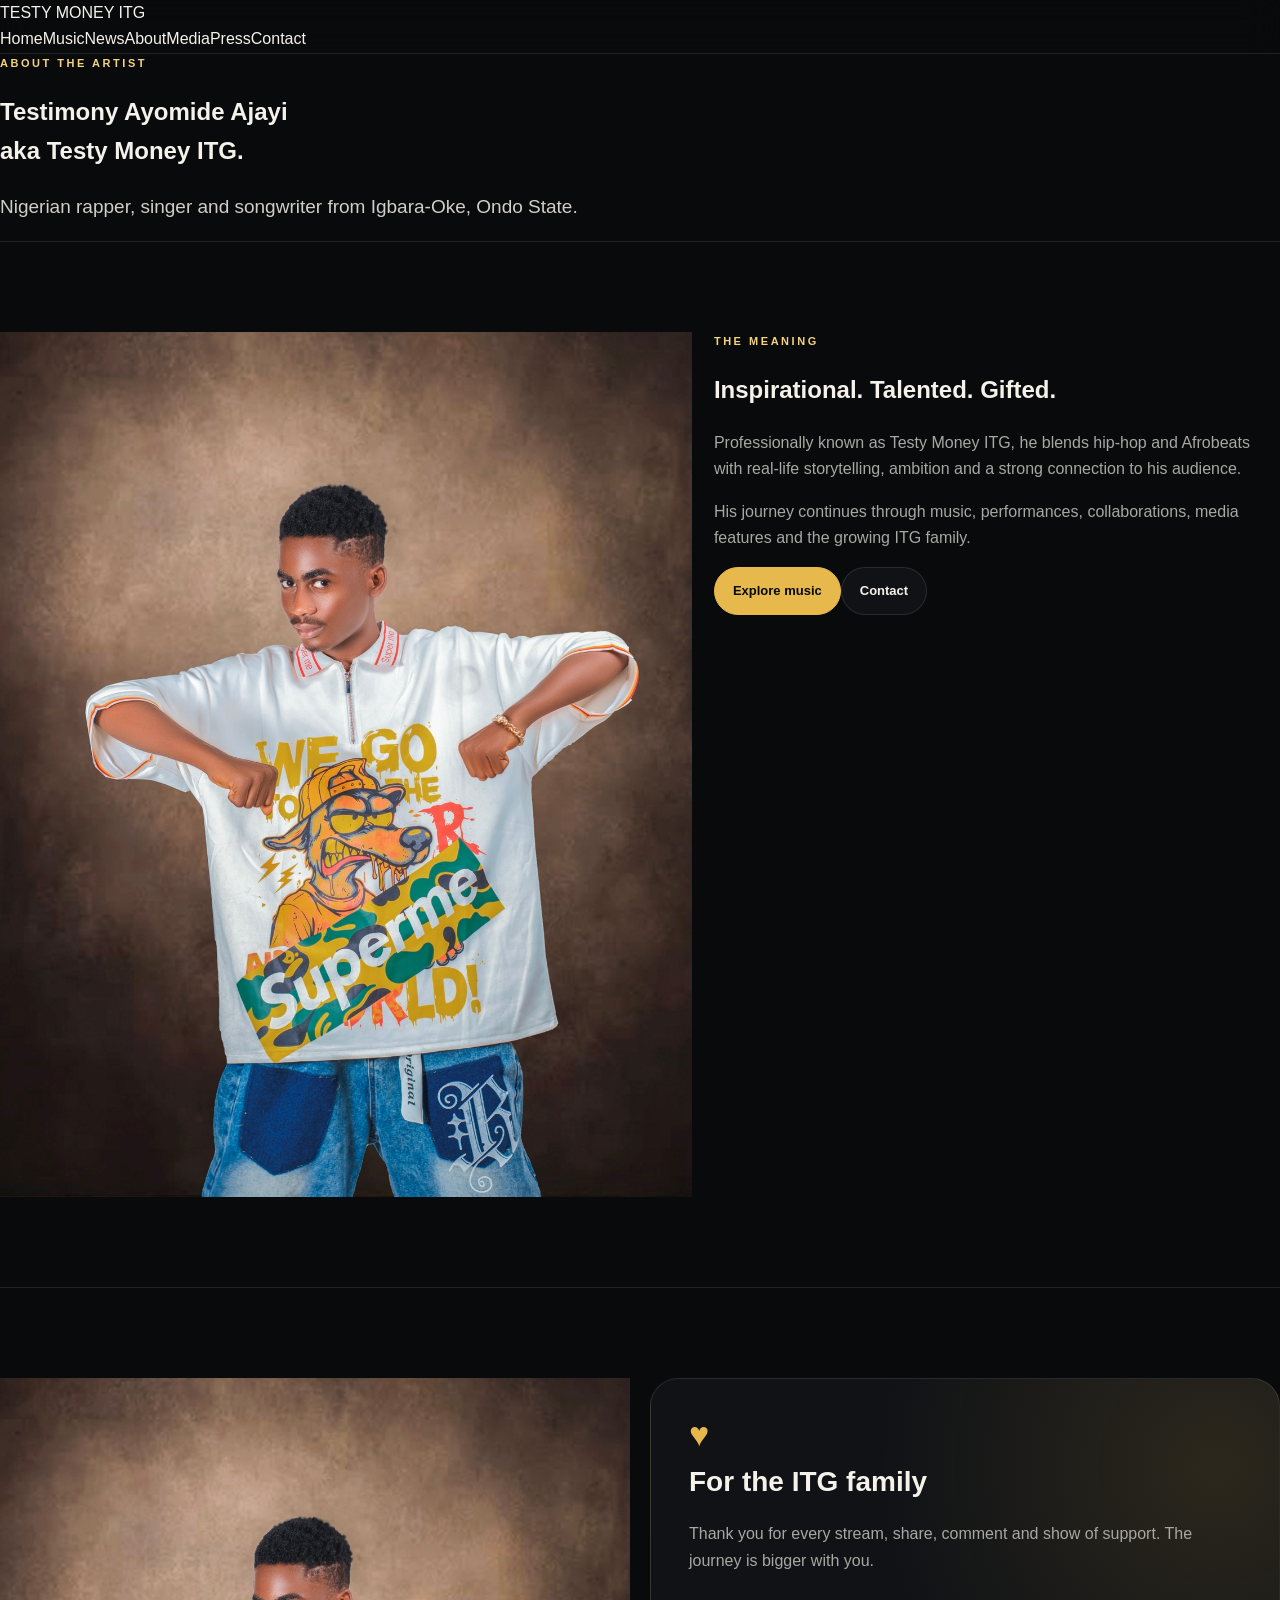
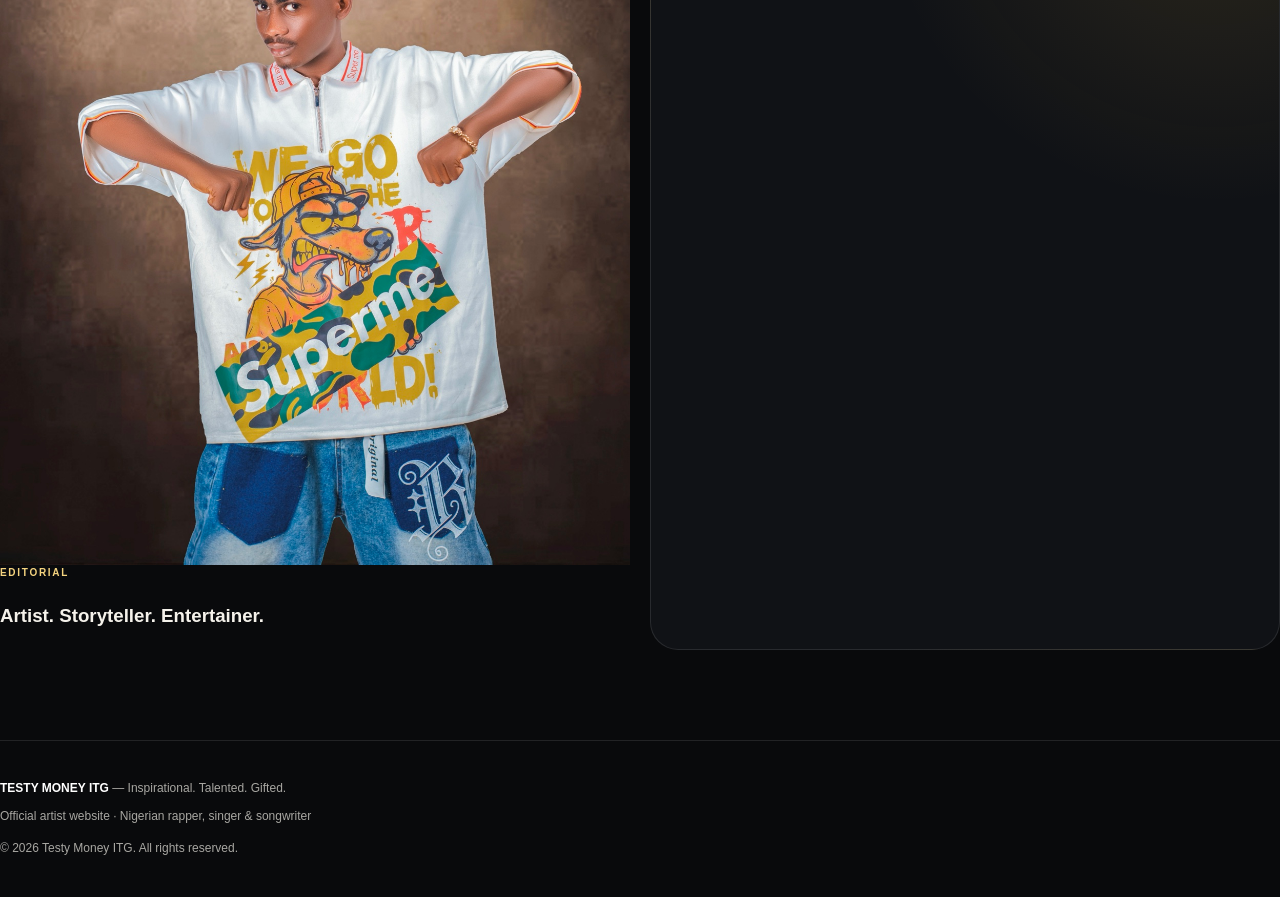
<file: about.html>
<!doctype html><html><head><meta charset="utf-8"><meta name="viewport" content="width=device-width,initial-scale=1"><title>About — Testy Money ITG</title><link rel="stylesheet" href="style.css"></head><body><header class="nav"><div class="container nav-inner">
<a class="logo" href="index.html">TESTY MONEY <span>ITG</span></a>
<button class="menu" aria-label="Open menu">Menu</button>
<nav class="nav-links"><a href="index.html" class="">Home</a><a href="music.html" class="">Music</a><a href="news.html" class="">News</a><a href="about.html" class="active">About</a><a href="media.html" class="">Media</a><a href="press.html" class="">Press</a><a href="contact.html" class="">Contact</a></nav></div></header>
<section class="page-hero"><div class="container"><div class="eyebrow">About the artist</div><h1>Testimony Ayomide Ajayi<br><span style="color:var(--gold)">aka Testy Money ITG.</span></h1><p class="lead">Nigerian rapper, singer and songwriter from Igbara-Oke, Ondo State.</p></div></section>
<section class="section"><div class="container feature"><div class="photo-card"><img src="portrait2.jpg" alt="Testy Money ITG"></div><div><div class="eyebrow">The meaning</div><h2>Inspirational. Talented. Gifted.</h2><p class="muted">Professionally known as Testy Money ITG, he blends hip-hop and Afrobeats with real-life storytelling, ambition and a strong connection to his audience.</p><p class="muted">His journey continues through music, performances, collaborations, media features and the growing ITG family.</p><div class="actions"><a class="btn primary" href="music.html">Explore music</a><a class="btn secondary" href="contact.html">Contact</a></div></div></div></section>
<section class="section"><div class="container grid2"><div class="photo-card"><img src="editorial-portrait.jpg" alt="Testy Money ITG editorial portrait"><div class="caption"><div class="meta">Editorial</div><h3>Artist. Storyteller. Entertainer.</h3></div></div><div class="fan"><div class="heart">♥</div><h3>For the ITG family</h3><p class="muted">Thank you for every stream, share, comment and show of support. The journey is bigger with you.</p></div></div></section><footer class="footer"><div class="container">
<strong style="color:#fff">TESTY MONEY ITG</strong> — Inspirational. Talented. Gifted.
<div style="margin-top:8px">Official artist website · Nigerian rapper, singer & songwriter</div>
<div style="margin-top:12px">© 2026 Testy Money ITG. All rights reserved.</div>
</div></footer><script src="main.js"></script></body></html>
</file>
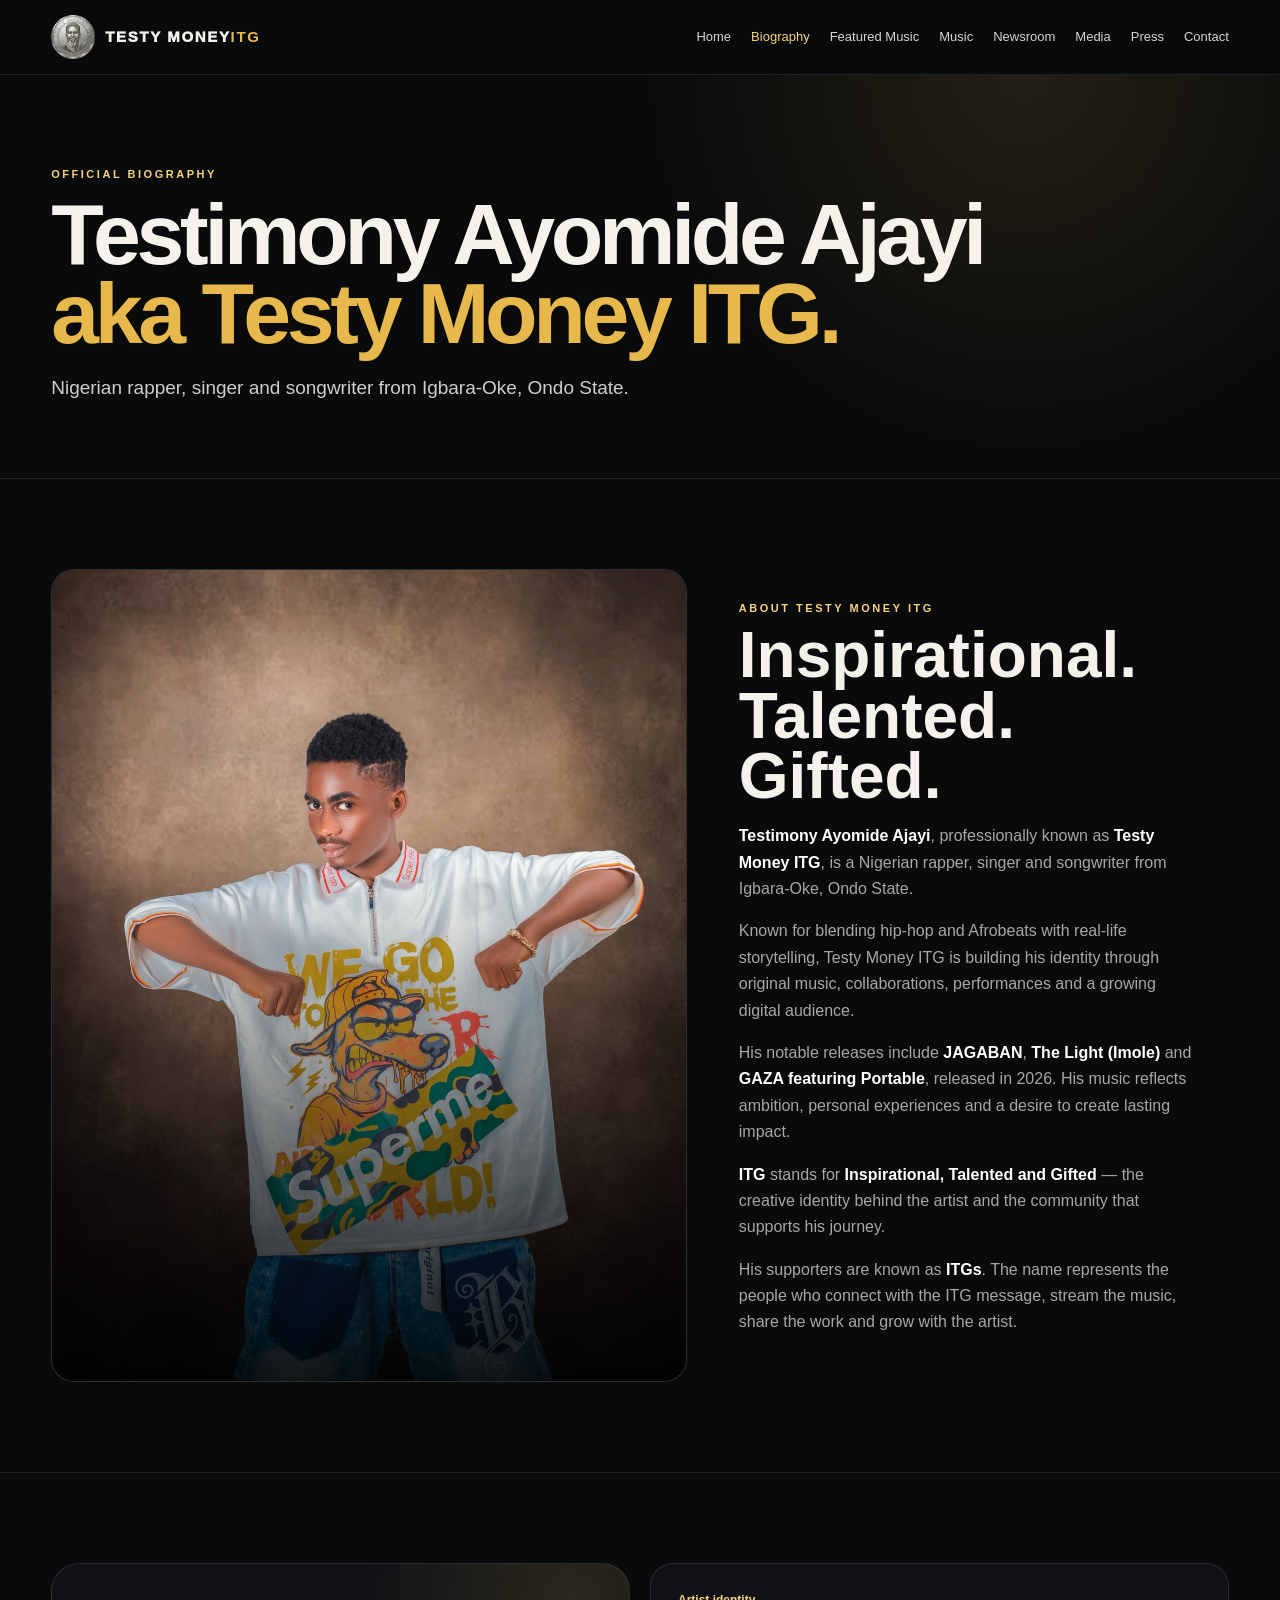
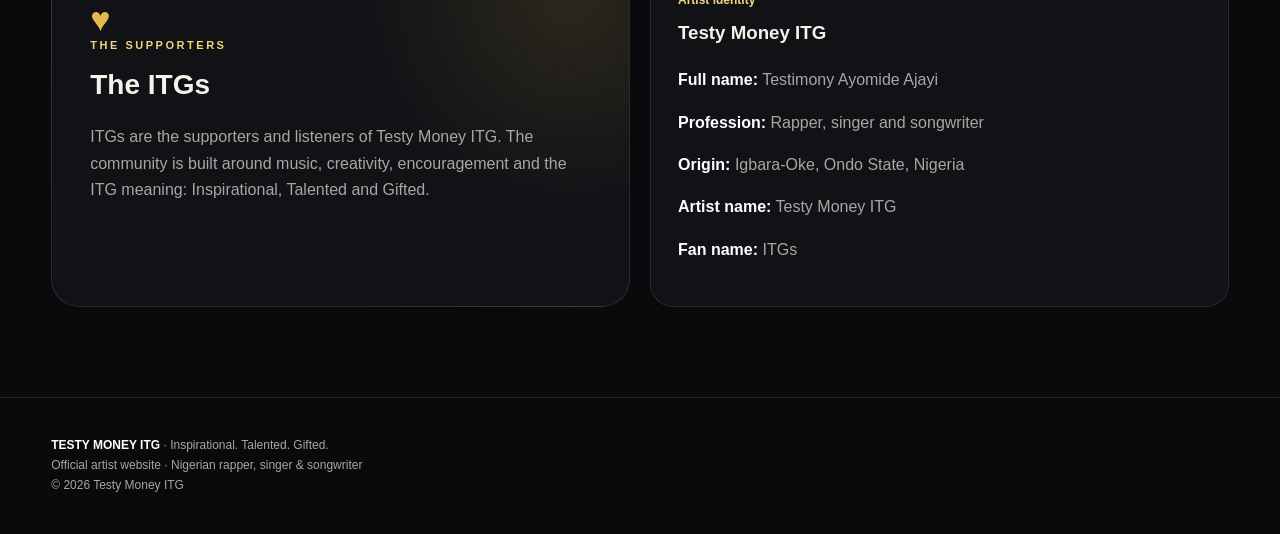
<file: biography.html>
<!doctype html><html lang="en"><head>
<meta charset="utf-8"><meta name="viewport" content="width=device-width,initial-scale=1"><link rel="icon" type="image/png" sizes="96x96" href="favicon.png"><link rel="apple-touch-icon" href="apple-touch-icon.png">
<title>Testy Money ITG | Biography</title>
<meta name="description" content="Biography of Testy Money ITG (Testimony Ayomide Ajayi), a Nigerian rapper, singer and songwriter from Ondo State. Explore his music, story, GAZA, JAGABAN, The Light and media features.">
<meta name="author" content="Testy Money ITG">
<meta name="robots" content="index,follow">
<link rel="canonical" href="https://testymoneyitg.github.io/testymoneyitg/biography.html">
<link rel="stylesheet" href="style.css">
</head><body>
<header class="nav"><div class="wrap navin"><a class="brand brand-logo" href="index.html" aria-label="Testy Money ITG"><img src="testy-money-itg-logo.png" alt="Testy Money ITG logo"><span>TESTY MONEY <b>ITG</b></span></a><button class="menu">Menu</button><nav class="links"><a class="" href="index.html">Home</a><a class="active" href="biography.html">Biography</a><a class="" href="featured-music.html">Featured Music</a><a class="" href="music.html">Music</a><a class="" href="newsroom.html">Newsroom</a><a class="" href="media.html">Media</a><a class="" href="press.html">Press</a><a class="" href="contact.html">Contact</a></nav></div></header>
<section class="pagehero"><div class="wrap">
<div class="eyebrow">Official Biography</div>
<h1>Testimony Ayomide Ajayi<br><span class="gold">aka Testy Money ITG.</span></h1>
<p class="lead">Nigerian rapper, singer and songwriter from Igbara-Oke, Ondo State.</p>
</div></section>

<section class="section"><div class="wrap feature">
<div class="photo"><img src="portrait2.jpg" alt="Testy Money ITG — Nigerian rapper, singer and songwriter"></div>
<div class="featurecopy"><div>
<div class="eyebrow">About Testy Money ITG</div>
<h2>Inspirational. Talented. Gifted.</h2>
<p class="muted"><strong style="color:#fff">Testimony Ayomide Ajayi</strong>, professionally known as <strong style="color:#fff">Testy Money ITG</strong>, is a Nigerian rapper, singer and songwriter from Igbara-Oke, Ondo State.</p>
<p class="muted">Known for blending hip-hop and Afrobeats with real-life storytelling, Testy Money ITG is building his identity through original music, collaborations, performances and a growing digital audience.</p>
<p class="muted">His notable releases include <strong style="color:#fff">JAGABAN</strong>, <strong style="color:#fff">The Light (Imole)</strong> and <strong style="color:#fff">GAZA featuring Portable</strong>, released in 2026. His music reflects ambition, personal experiences and a desire to create lasting impact.</p>
<p class="muted"><strong style="color:#fff">ITG</strong> stands for <strong style="color:#fff">Inspirational, Talented and Gifted</strong> — the creative identity behind the artist and the community that supports his journey.</p>
<p class="muted">His supporters are known as <strong style="color:#fff">ITGs</strong>. The name represents the people who connect with the ITG message, stream the music, share the work and grow with the artist.</p>
</div></div>
</div></section>

<section class="section"><div class="wrap grid2">
<div class="fan"><div class="heart">♥</div><div class="eyebrow">The supporters</div>
<h3>The ITGs</h3>
<p class="muted">ITGs are the supporters and listeners of Testy Money ITG. The community is built around music, creativity, encouragement and the ITG meaning: Inspirational, Talented and Gifted.</p>
</div>
<div class="article"><div class="source">Artist identity</div>
<h3>Testy Money ITG</h3>
<p class="muted"><strong style="color:#fff">Full name:</strong> Testimony Ayomide Ajayi</p>
<p class="muted"><strong style="color:#fff">Profession:</strong> Rapper, singer and songwriter</p>
<p class="muted"><strong style="color:#fff">Origin:</strong> Igbara-Oke, Ondo State, Nigeria</p>
<p class="muted"><strong style="color:#fff">Artist name:</strong> Testy Money ITG</p>
<p class="muted"><strong style="color:#fff">Fan name:</strong> ITGs</p>
</div>
</div></section>
<footer class="footer"><div class="wrap"><strong style="color:white">TESTY MONEY ITG</strong> · Inspirational. Talented. Gifted.<br><span>Official artist website · Nigerian rapper, singer & songwriter</span><br><span>© 2026 Testy Money ITG</span></div></footer><script src="main.js"></script></body></html>
</file>
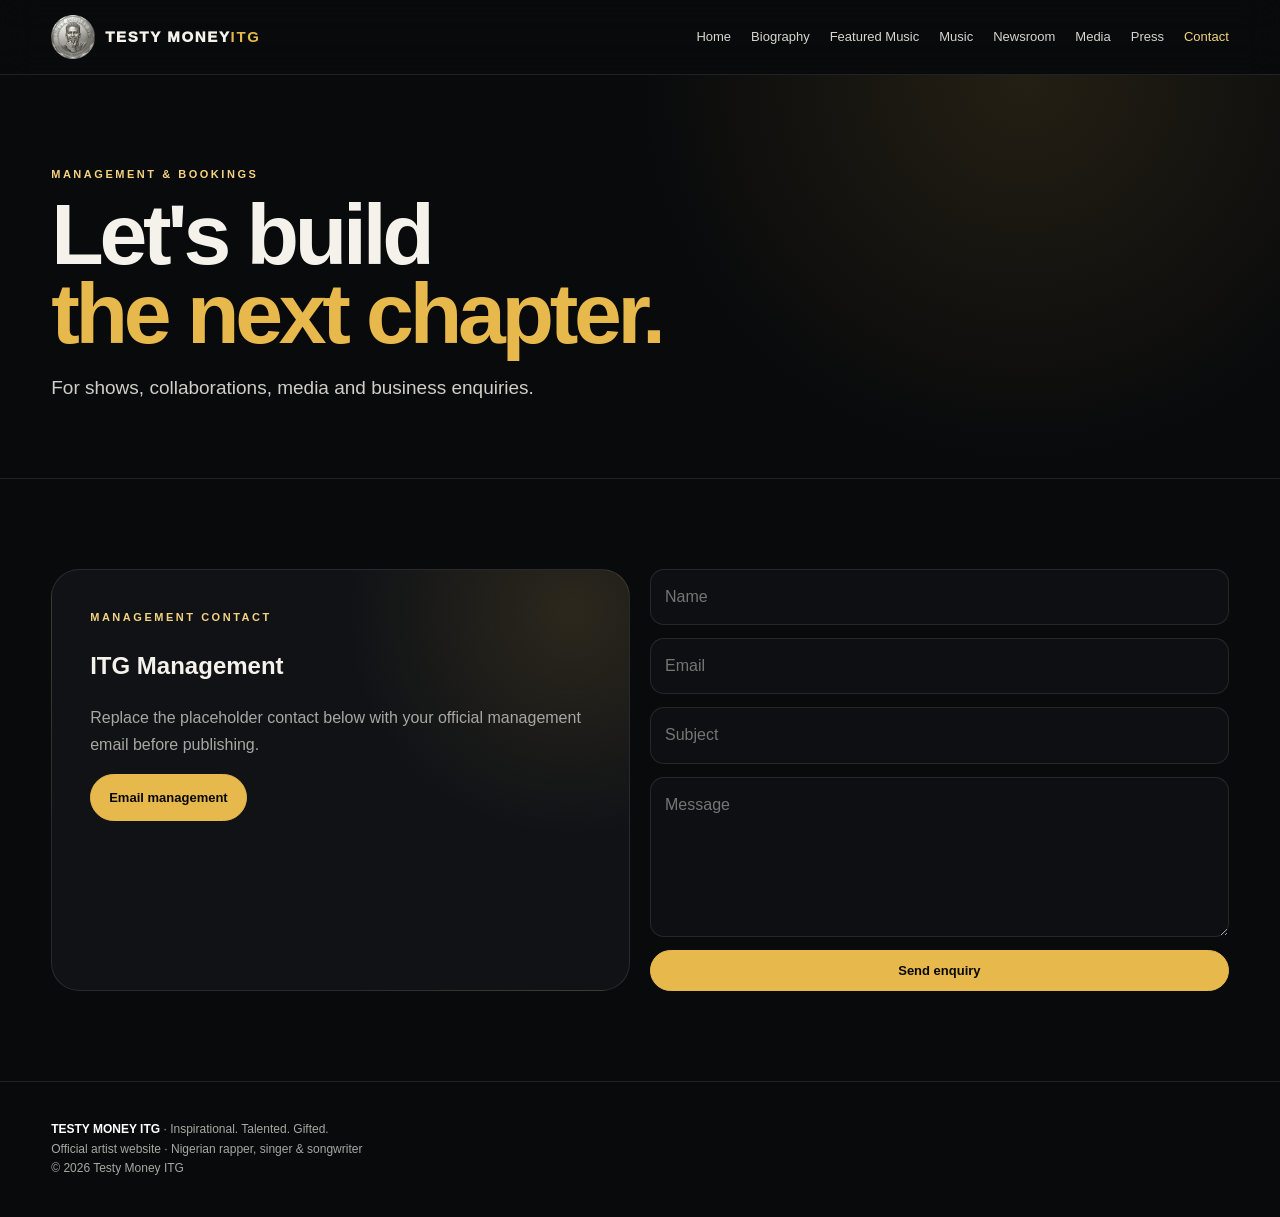
<file: contact.html>
<!doctype html><html><head><meta charset="utf-8"><meta name="viewport" content="width=device-width,initial-scale=1"><link rel="icon" type="image/png" sizes="96x96" href="favicon.png"><link rel="apple-touch-icon" href="apple-touch-icon.png"><title>Contact | Testy Money ITG</title><link rel="stylesheet" href="style.css"></head><body><header class="nav"><div class="wrap navin"><a class="brand brand-logo" href="index.html" aria-label="Testy Money ITG"><img src="testy-money-itg-logo.png" alt="Testy Money ITG logo"><span>TESTY MONEY <b>ITG</b></span></a><button class="menu">Menu</button><nav class="links"><a class="" href="index.html">Home</a><a class="" href="biography.html">Biography</a><a class="" href="featured-music.html">Featured Music</a><a class="" href="music.html">Music</a><a class="" href="newsroom.html">Newsroom</a><a class="" href="media.html">Media</a><a class="" href="press.html">Press</a><a class="active" href="contact.html">Contact</a></nav></div></header><section class="pagehero"><div class="wrap"><div class="eyebrow">Management & bookings</div><h1>Let's build<br><span class="gold">the next chapter.</span></h1><p class="lead">For shows, collaborations, media and business enquiries.</p></div></section><section class="section"><div class="wrap grid2"><div class="fan"><div class="eyebrow">Management contact</div><h2>ITG Management</h2><p class="muted">Replace the placeholder contact below with your official management email before publishing.</p><a class="btn primary" href="mailto:management@testymoneyitg.com">Email management</a></div><form class="form" onsubmit="return false"><input placeholder="Name"><input placeholder="Email"><input placeholder="Subject"><textarea placeholder="Message"></textarea><button class="btn primary" type="button">Send enquiry</button></form></div></section><footer class="footer"><div class="wrap"><strong style="color:white">TESTY MONEY ITG</strong> · Inspirational. Talented. Gifted.<br><span>Official artist website · Nigerian rapper, singer & songwriter</span><br><span>© 2026 Testy Money ITG</span></div></footer><script src="main.js"></script></body></html>
</file>
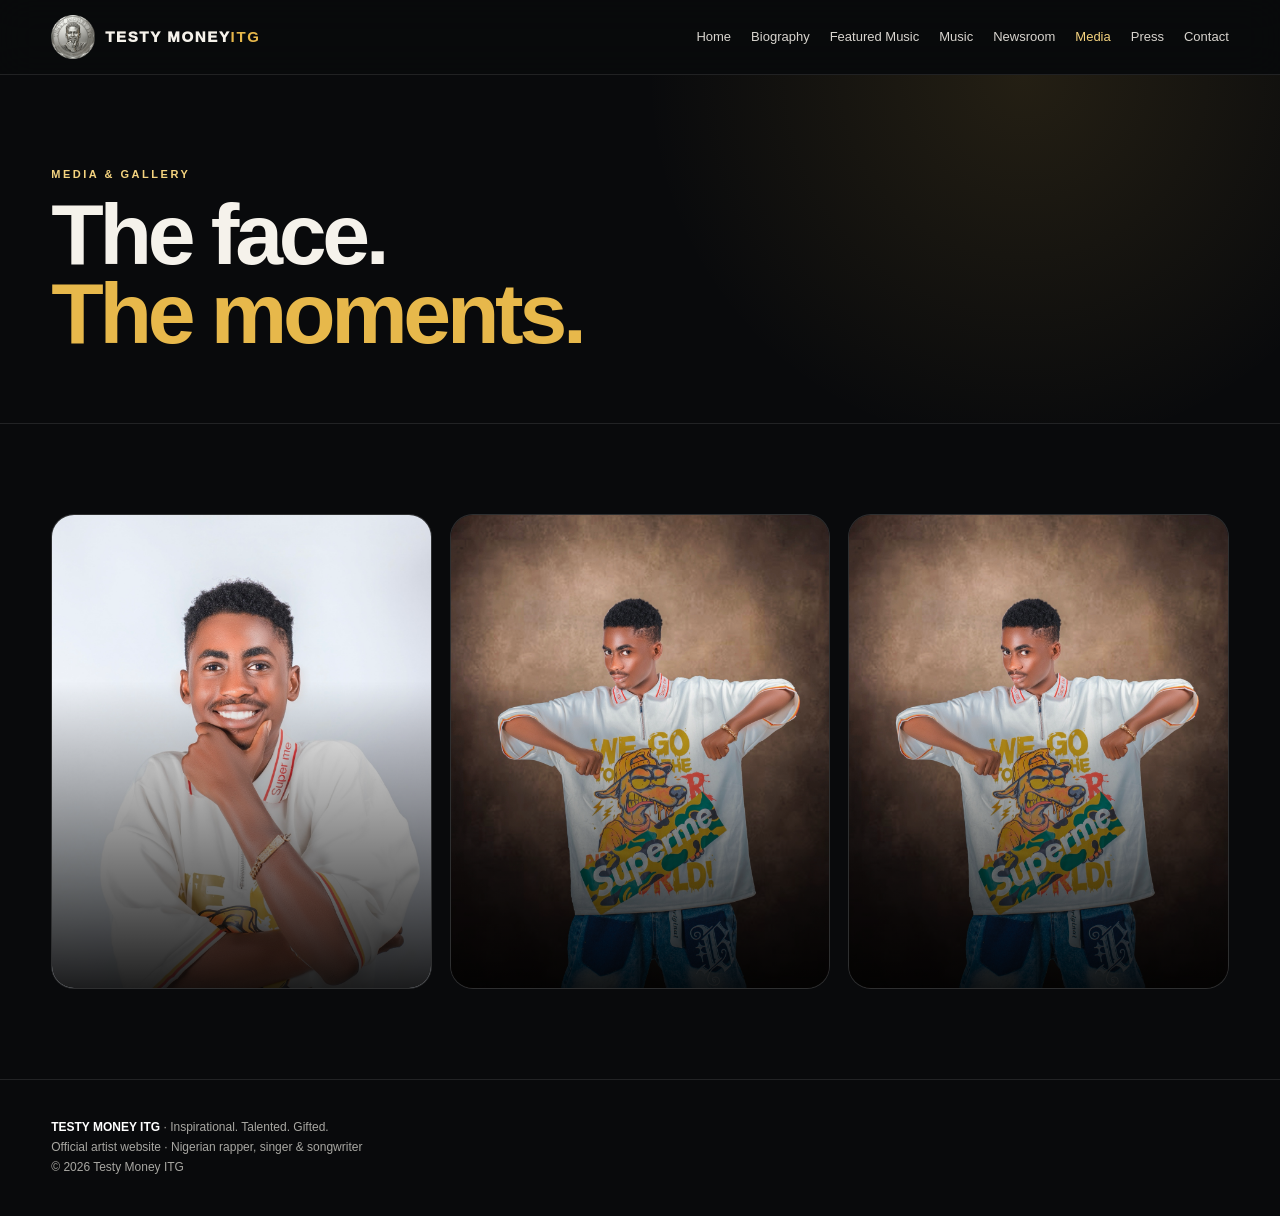
<file: media.html>
<!doctype html><html><head><meta charset="utf-8"><meta name="viewport" content="width=device-width,initial-scale=1"><link rel="icon" type="image/png" sizes="96x96" href="favicon.png"><link rel="apple-touch-icon" href="apple-touch-icon.png"><title>Media | Testy Money ITG</title><link rel="stylesheet" href="style.css"></head><body><header class="nav"><div class="wrap navin"><a class="brand brand-logo" href="index.html" aria-label="Testy Money ITG"><img src="testy-money-itg-logo.png" alt="Testy Money ITG logo"><span>TESTY MONEY <b>ITG</b></span></a><button class="menu">Menu</button><nav class="links"><a class="" href="index.html">Home</a><a class="" href="biography.html">Biography</a><a class="" href="featured-music.html">Featured Music</a><a class="" href="music.html">Music</a><a class="" href="newsroom.html">Newsroom</a><a class="active" href="media.html">Media</a><a class="" href="press.html">Press</a><a class="" href="contact.html">Contact</a></nav></div></header><section class="pagehero"><div class="wrap"><div class="eyebrow">Media & Gallery</div><h1>The face.<br><span class="gold">The moments.</span></h1></div></section><section class="section"><div class="wrap"><div class="grid3"><div class="photo"><img src="hero.jpg" alt="Testy Money ITG"></div><div class="photo"><img src="portrait2.jpg" alt="Testy Money ITG portrait"></div><div class="photo"><img src="editorial-portrait.jpg" alt="Testy Money ITG editorial portrait"></div></div></div></section><footer class="footer"><div class="wrap"><strong style="color:white">TESTY MONEY ITG</strong> · Inspirational. Talented. Gifted.<br><span>Official artist website · Nigerian rapper, singer & songwriter</span><br><span>© 2026 Testy Money ITG</span></div></footer><script src="main.js"></script></body></html>
</file>
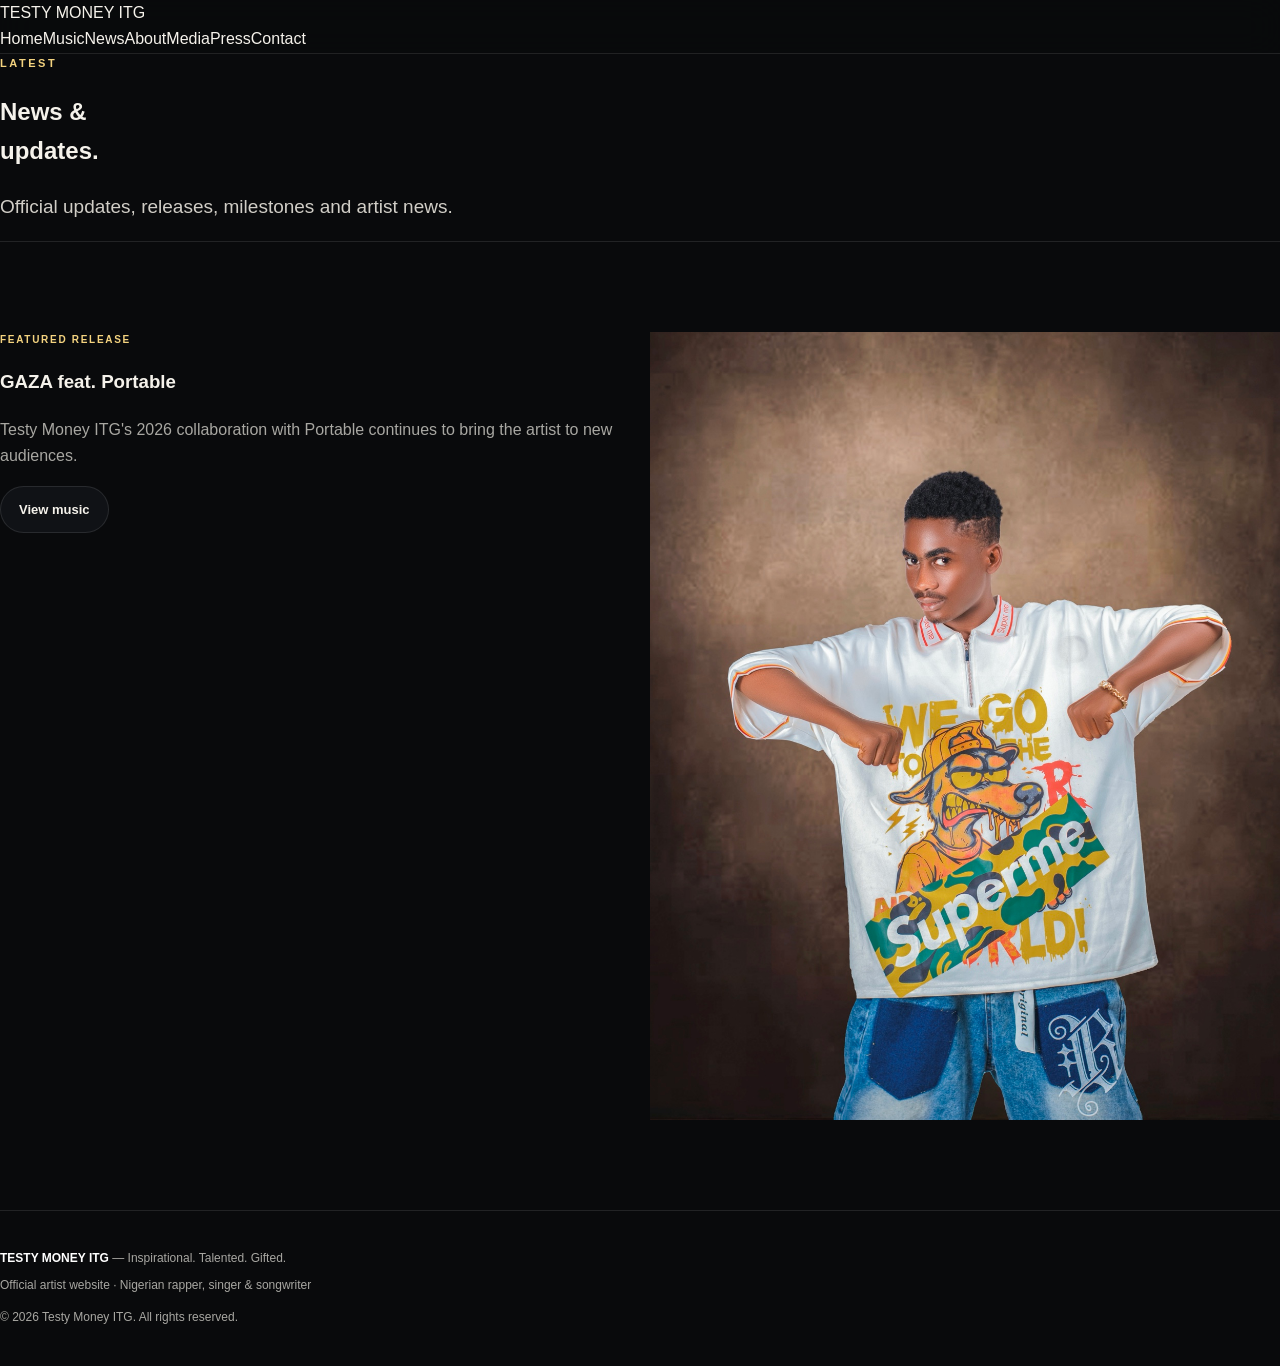
<file: news.html>
<!doctype html><html><head><meta charset="utf-8"><meta name="viewport" content="width=device-width,initial-scale=1"><title>News — Testy Money ITG</title><link rel="stylesheet" href="style.css"></head><body><header class="nav"><div class="container nav-inner">
<a class="logo" href="index.html">TESTY MONEY <span>ITG</span></a>
<button class="menu" aria-label="Open menu">Menu</button>
<nav class="nav-links"><a href="index.html" class="">Home</a><a href="music.html" class="">Music</a><a href="news.html" class="active">News</a><a href="about.html" class="">About</a><a href="media.html" class="">Media</a><a href="press.html" class="">Press</a><a href="contact.html" class="">Contact</a></nav></div></header>
<section class="page-hero"><div class="container"><div class="eyebrow">Latest</div><h1>News &amp;<br><span style="color:var(--gold)">updates.</span></h1><p class="lead">Official updates, releases, milestones and artist news.</p></div></section>
<section class="section"><div class="container grid2">
<div class="press"><div class="meta">Featured release</div><h3>GAZA feat. Portable</h3><p class="muted">Testy Money ITG's 2026 collaboration with Portable continues to bring the artist to new audiences.</p><a href="music.html" class="btn secondary">View music</a></div>
<div class="photo-card"><img src="editorial-portrait.jpg" alt="Testy Money ITG"></div>
</div></section><footer class="footer"><div class="container">
<strong style="color:#fff">TESTY MONEY ITG</strong> — Inspirational. Talented. Gifted.
<div style="margin-top:8px">Official artist website · Nigerian rapper, singer & songwriter</div>
<div style="margin-top:12px">© 2026 Testy Money ITG. All rights reserved.</div>
</div></footer><script src="main.js"></script></body></html>
</file>
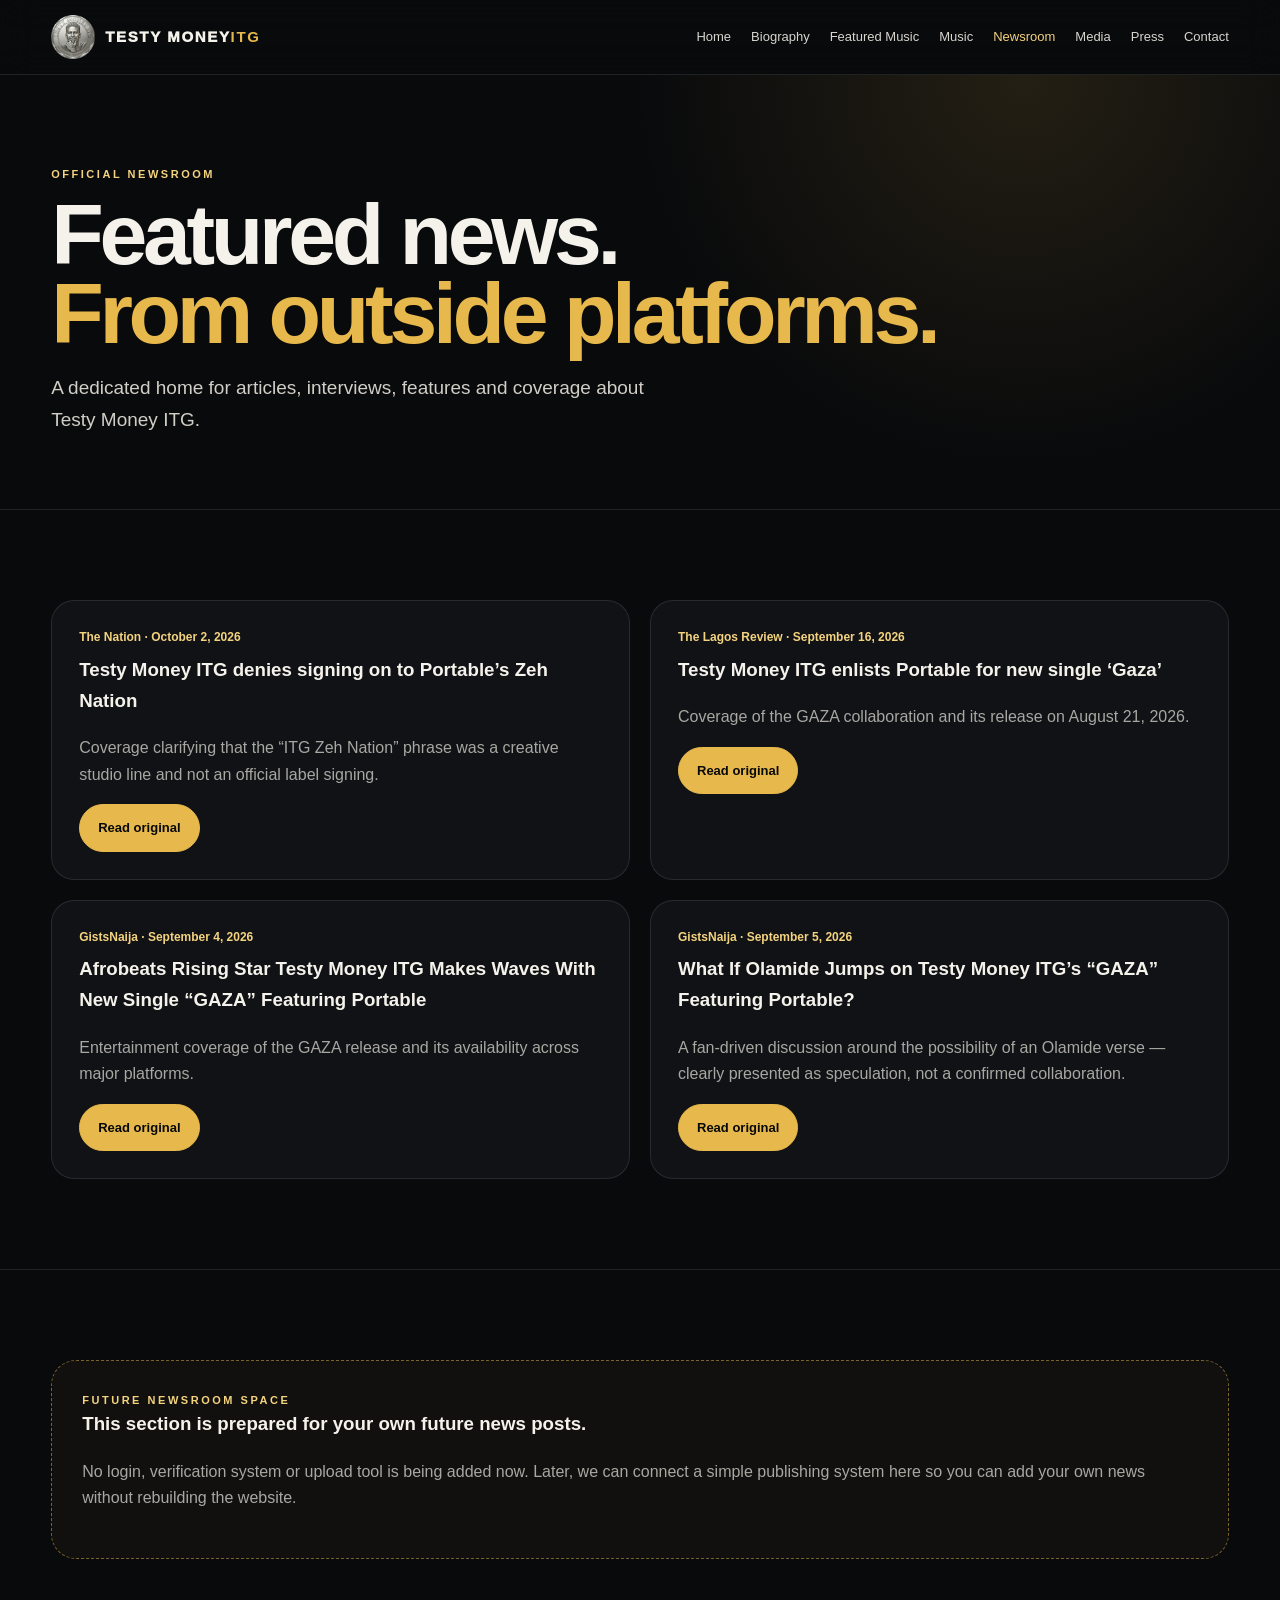
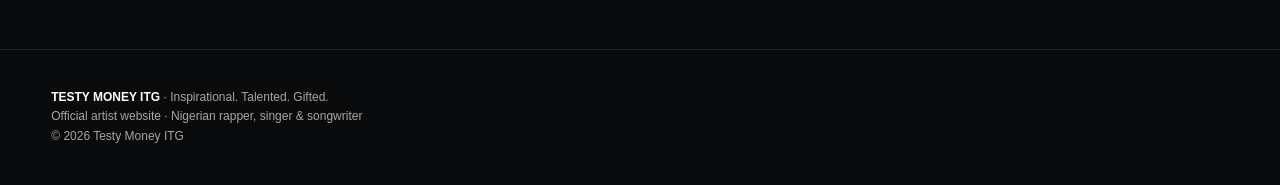
<file: newsroom.html>
<!doctype html><html><head><meta charset="utf-8"><meta name="viewport" content="width=device-width,initial-scale=1"><link rel="icon" type="image/png" sizes="96x96" href="favicon.png"><link rel="apple-touch-icon" href="apple-touch-icon.png"><title>Featured News | Testy Money ITG</title><link rel="stylesheet" href="style.css"></head><body><header class="nav"><div class="wrap navin"><a class="brand brand-logo" href="index.html" aria-label="Testy Money ITG"><img src="testy-money-itg-logo.png" alt="Testy Money ITG logo"><span>TESTY MONEY <b>ITG</b></span></a><button class="menu">Menu</button><nav class="links"><a class="" href="index.html">Home</a><a class="" href="biography.html">Biography</a><a class="" href="featured-music.html">Featured Music</a><a class="" href="music.html">Music</a><a class="active" href="newsroom.html">Newsroom</a><a class="" href="media.html">Media</a><a class="" href="press.html">Press</a><a class="" href="contact.html">Contact</a></nav></div></header><section class="pagehero"><div class="wrap"><div class="eyebrow">Official newsroom</div><h1>Featured news.<br><span class="gold">From outside platforms.</span></h1><p class="lead">A dedicated home for articles, interviews, features and coverage about Testy Money ITG.</p></div></section><section class="section"><div class="wrap"><div class="grid2">
<article class="article"><div class="source">The Nation · October 2, 2026</div><h3>Testy Money ITG denies signing on to Portable’s Zeh Nation</h3><p class="muted">Coverage clarifying that the “ITG Zeh Nation” phrase was a creative studio line and not an official label signing.</p><a class="btn primary" href="https://thenationonlineng.net/testy-money-itg-denies-signing-on-to-portables-zeh-nation/" target="_blank">Read original</a></article>
<article class="article"><div class="source">The Lagos Review · September 16, 2026</div><h3>Testy Money ITG enlists Portable for new single ‘Gaza’</h3><p class="muted">Coverage of the GAZA collaboration and its release on August 21, 2026.</p><a class="btn primary" href="https://thelagosreview.ng/testy-money-itg-enlists-portable-for-new-single-gaza/" target="_blank">Read original</a></article>
<article class="article"><div class="source">GistsNaija · September 4, 2026</div><h3>Afrobeats Rising Star Testy Money ITG Makes Waves With New Single “GAZA” Featuring Portable</h3><p class="muted">Entertainment coverage of the GAZA release and its availability across major platforms.</p><a class="btn primary" href="https://gistsnaija.com.ng/entertainment/testy-money-itg-gaza-featuring-portable/" target="_blank">Read original</a></article>
<article class="article"><div class="source">GistsNaija · September 5, 2026</div><h3>What If Olamide Jumps on Testy Money ITG’s “GAZA” Featuring Portable?</h3><p class="muted">A fan-driven discussion around the possibility of an Olamide verse — clearly presented as speculation, not a confirmed collaboration.</p><a class="btn primary" href="https://gistsnaija.com.ng/entertainment/olamide-testy-money-itg-gaza-portable/" target="_blank">Read original</a></article>
</div></div></section>
<section class="section"><div class="wrap"><div class="future"><div class="eyebrow">Future newsroom space</div><h3>This section is prepared for your own future news posts.</h3><p class="muted">No login, verification system or upload tool is being added now. Later, we can connect a simple publishing system here so you can add your own news without rebuilding the website.</p></div></div></section><footer class="footer"><div class="wrap"><strong style="color:white">TESTY MONEY ITG</strong> · Inspirational. Talented. Gifted.<br><span>Official artist website · Nigerian rapper, singer & songwriter</span><br><span>© 2026 Testy Money ITG</span></div></footer><script src="main.js"></script></body></html>
</file>
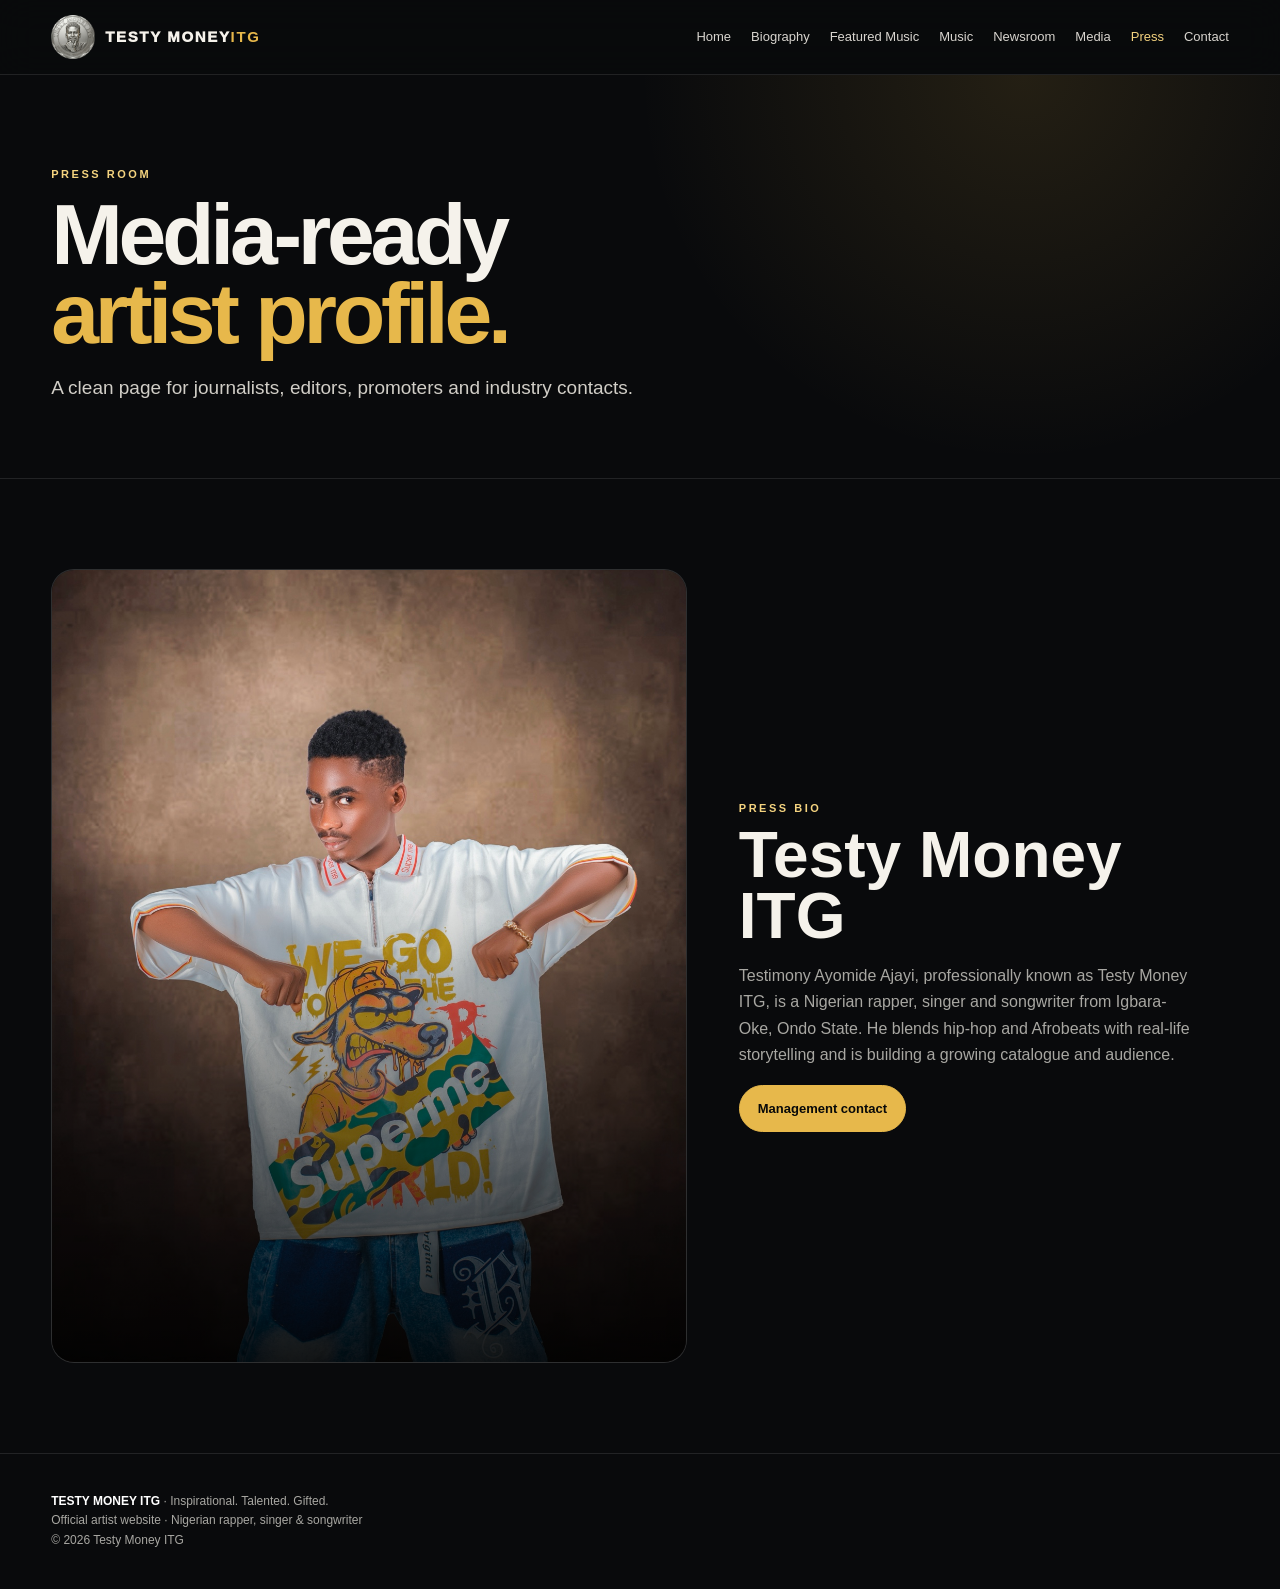
<file: press.html>
<!doctype html><html><head><meta charset="utf-8"><meta name="viewport" content="width=device-width,initial-scale=1"><link rel="icon" type="image/png" sizes="96x96" href="favicon.png"><link rel="apple-touch-icon" href="apple-touch-icon.png"><title>Press | Testy Money ITG</title><link rel="stylesheet" href="style.css"></head><body><header class="nav"><div class="wrap navin"><a class="brand brand-logo" href="index.html" aria-label="Testy Money ITG"><img src="testy-money-itg-logo.png" alt="Testy Money ITG logo"><span>TESTY MONEY <b>ITG</b></span></a><button class="menu">Menu</button><nav class="links"><a class="" href="index.html">Home</a><a class="" href="biography.html">Biography</a><a class="" href="featured-music.html">Featured Music</a><a class="" href="music.html">Music</a><a class="" href="newsroom.html">Newsroom</a><a class="" href="media.html">Media</a><a class="active" href="press.html">Press</a><a class="" href="contact.html">Contact</a></nav></div></header><section class="pagehero"><div class="wrap"><div class="eyebrow">Press room</div><h1>Media-ready<br><span class="gold">artist profile.</span></h1><p class="lead">A clean page for journalists, editors, promoters and industry contacts.</p></div></section><section class="section"><div class="wrap feature"><div class="photo"><img src="editorial-portrait.jpg" alt="Testy Money ITG"></div><div class="featurecopy"><div><div class="eyebrow">Press bio</div><h2>Testy Money ITG</h2><p class="muted">Testimony Ayomide Ajayi, professionally known as Testy Money ITG, is a Nigerian rapper, singer and songwriter from Igbara-Oke, Ondo State. He blends hip-hop and Afrobeats with real-life storytelling and is building a growing catalogue and audience.</p><a class="btn primary" href="contact.html">Management contact</a></div></div></div></section><footer class="footer"><div class="wrap"><strong style="color:white">TESTY MONEY ITG</strong> · Inspirational. Talented. Gifted.<br><span>Official artist website · Nigerian rapper, singer & songwriter</span><br><span>© 2026 Testy Money ITG</span></div></footer><script src="main.js"></script></body></html>
</file>
<file: style.css>
:root{--bg:#090a0c;--surface:#101216;--surface2:#17191e;--text:#f5f2eb;--muted:#a8a7a2;--accent:#e7b84b;--accent2:#f4d37f;--line:rgba(255,255,255,.1);--max:1180px}
*{box-sizing:border-box}html{scroll-behavior:smooth}body{margin:0;background:var(--bg);color:var(--text);font-family:Inter,Arial,sans-serif;line-height:1.65}a{color:inherit;text-decoration:none}img{display:block;max-width:100%}
.wrap{width:min(var(--max),92%);margin:auto}.nav{position:sticky;top:0;z-index:50;background:rgba(9,10,12,.9);backdrop-filter:blur(18px);border-bottom:1px solid var(--line)}.navin{min-height:74px;display:flex;align-items:center;justify-content:space-between;gap:20px}
.brand-logo{display:flex;align-items:center;gap:10px}.brand-logo img{width:44px;height:44px;object-fit:contain;flex:0 0 44px}.brand-logo span{display:inline-flex;align-items:center}.brand-logo span b{color:var(--accent)}
.brand{font-weight:950;letter-spacing:.11em;font-size:15px;white-space:nowrap}.brand b{color:var(--accent)}
.links{display:flex;align-items:center;gap:20px;font-size:13px;color:#d8d5cf}.links a:hover,.links a.active{color:var(--accent2)}.menu{display:none;background:transparent;border:1px solid var(--line);color:white;border-radius:10px;padding:9px 12px}
.hero{min-height:780px;display:grid;grid-template-columns:1fr .9fr;gap:60px;align-items:center;padding:80px 0}.eyebrow{text-transform:uppercase;letter-spacing:.23em;color:var(--accent2);font-size:11px;font-weight:900}.hero h1{font-size:clamp(55px,8vw,100px);line-height:.9;letter-spacing:-.06em;margin:15px 0 26px}.gold{color:var(--accent)}.lead{font-size:19px;color:#d1cec7;max-width:620px}.buttons{display:flex;gap:11px;flex-wrap:wrap;margin-top:28px}.btn{display:inline-flex;align-items:center;justify-content:center;padding:12px 18px;border-radius:999px;border:1px solid var(--accent);font-size:13px;font-weight:900}.btn.primary{background:var(--accent);color:#080909}.btn.secondary{border-color:var(--line);background:var(--surface)}
.heroimg{aspect-ratio:4/5;border-radius:30px;overflow:hidden;border:1px solid var(--line);background:#161719;box-shadow:0 35px 100px rgba(0,0,0,.45);position:relative}.heroimg img{width:100%;height:100%;object-fit:cover}.heroimg:after{content:"";position:absolute;inset:35% 0 0;background:linear-gradient(transparent,rgba(0,0,0,.7))}.tag{position:absolute;z-index:2;left:20px;bottom:18px;border:1px solid rgba(255,255,255,.18);background:rgba(0,0,0,.45);padding:9px 13px;border-radius:999px;font-size:11px}
.section{padding:90px 0;border-top:1px solid var(--line)}.head{display:flex;justify-content:space-between;gap:30px;align-items:end;margin-bottom:32px}.head h2{margin:5px 0 0;font-size:clamp(34px,5vw,60px);line-height:1;letter-spacing:-.04em}.head p{max-width:500px;color:var(--muted);margin:0}
.grid3{display:grid;grid-template-columns:repeat(3,1fr);gap:18px}.grid2{display:grid;grid-template-columns:repeat(2,1fr);gap:20px}.card{background:var(--surface);border:1px solid var(--line);border-radius:23px;overflow:hidden}.cover{aspect-ratio:1/1;overflow:hidden;background:#161719}.cover img{width:100%;height:100%;object-fit:cover}.body{padding:20px}.meta{color:var(--accent2);font-size:10px;text-transform:uppercase;letter-spacing:.17em;font-weight:900}.body h3{font-size:22px;margin:7px 0}.muted{color:var(--muted)}
.feature{display:grid;grid-template-columns:1.1fr .9fr;gap:22px}.feature .cover{aspect-ratio:1.15/1}.featurecopy{display:flex;align-items:center;padding:30px}.featurecopy h2{font-size:clamp(38px,5vw,68px);line-height:.95;margin:8px 0 15px}
.fan{padding:38px;border:1px solid var(--line);border-radius:28px;background:radial-gradient(circle at 90% 10%,rgba(231,184,75,.13),transparent 35%),var(--surface)}.heart{font-size:34px;color:var(--accent);line-height:1}.fan h3{font-size:28px;margin:8px 0}.socials{display:flex;gap:9px;flex-wrap:wrap;margin-top:20px}.socials a{border:1px solid var(--line);border-radius:999px;padding:9px 13px;font-size:12px;color:#ddd}
.pagehero{padding:90px 0 55px;background:radial-gradient(circle at 80% 0,rgba(231,184,75,.12),transparent 35%)}.pagehero h1{font-size:clamp(50px,7vw,86px);line-height:.92;letter-spacing:-.05em;margin:12px 0 15px}
.photo{min-height:450px;border-radius:23px;overflow:hidden;border:1px solid var(--line);position:relative;background:#161719}.photo img{width:100%;height:100%;object-fit:cover}.photo .caption{position:absolute;left:20px;right:20px;bottom:18px;z-index:2}.photo:after{content:"";position:absolute;inset:35% 0 0;background:linear-gradient(transparent,rgba(0,0,0,.88))}
.article{background:var(--surface);border:1px solid var(--line);border-radius:23px;padding:27px}.article h3{margin-top:7px}.article .source{color:var(--accent2);font-size:12px;font-weight:800}
.future{border:1px dashed rgba(231,184,75,.5);border-radius:25px;padding:30px;background:rgba(231,184,75,.04)}.future h3{margin-top:0}
.form{display:grid;gap:13px}.form input,.form textarea{width:100%;background:#0e0f12;color:white;border:1px solid var(--line);border-radius:14px;padding:14px;font:inherit}.form textarea{min-height:160px}
.footer{border-top:1px solid var(--line);padding:38px 0;color:var(--muted);font-size:12px}
@media(max-width:850px){.links{display:none;position:absolute;top:70px;left:4%;right:4%;padding:15px;background:#0f1013;border:1px solid var(--line);border-radius:16px;flex-direction:column;align-items:stretch}.links.open{display:flex}.menu{display:block}.hero,.feature,.grid2,.grid3{grid-template-columns:1fr}.hero{padding:52px 0}.heroimg{max-width:650px;margin:auto}.head{display:block}.head p{margin-top:10px}.photo{min-height:380px}}
</file>
